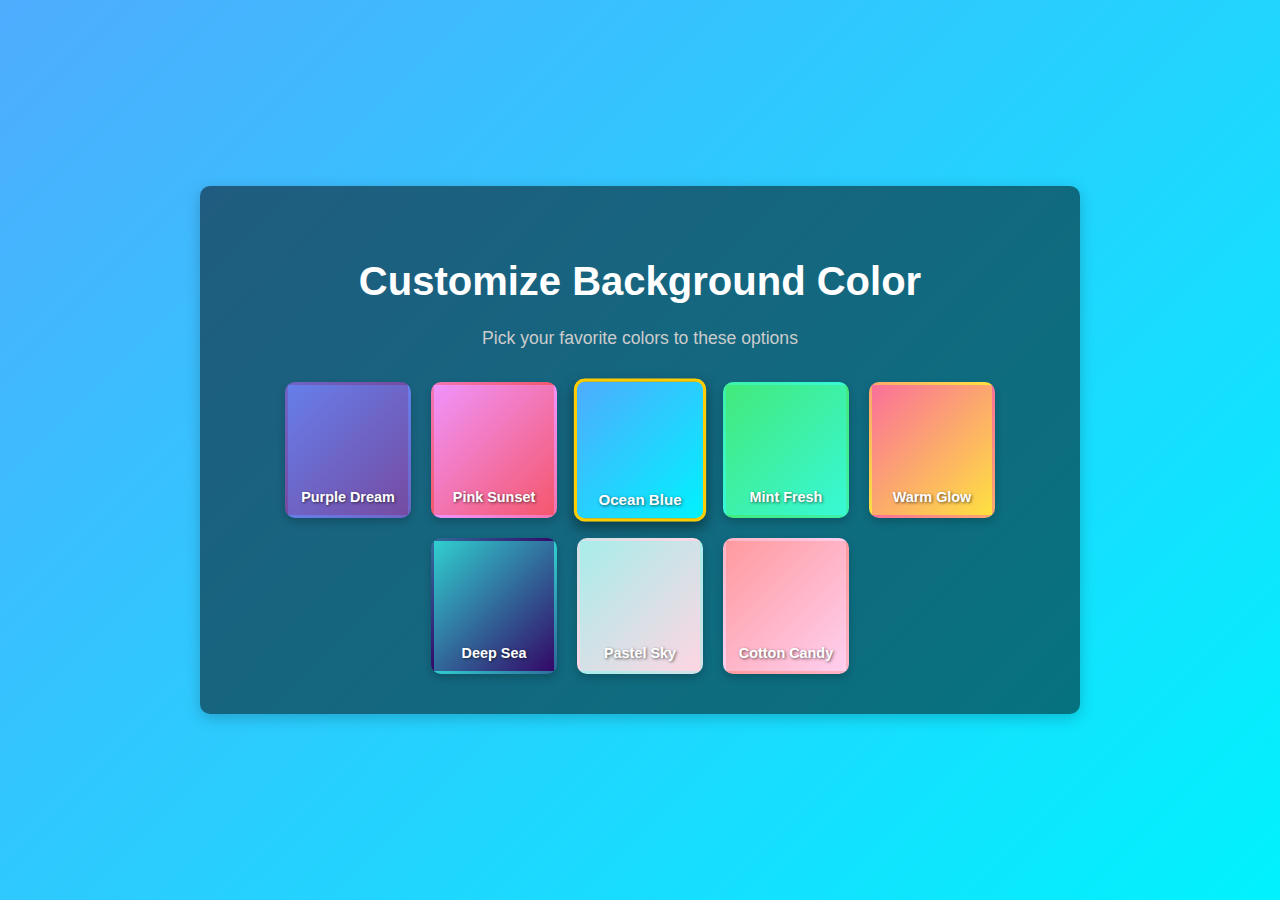
<file: colorcustomization.html>
<!DOCTYPE html>
<html lang="en">
<head>
    <meta charset="UTF-8">
    <meta name="viewport" content="width=device-width, initial-scale=1.0">
    <title>Background Color</title>
    <style>
        
        body {
            font-family: Arial, sans-serif;
            margin: 0;
            padding: 0;
            display: flex;
            flex-direction: column;
            align-items: center;
            justify-content: center;
            min-height: 100vh; 
            background: linear-gradient(135deg, #4facfe 0%, #00f2fe 100%); 
            transition: background 0.8s ease; 
            color: #fff; 
        }

        #customize {
            text-align: center;
            padding: 40px;
            border-radius: 10px;
            background-color: rgba(0, 0, 0, 0.5); 
            box-shadow: 0 4px 15px rgba(0, 0, 0, 0.2);
            max-width: 800px;
            margin: 20px;
        }

        h2 {
            font-size: 2.5em;
            margin-bottom: 20px;
            color: #fff;
        }

        p {
            font-size: 1.1em;
            line-height: 1.6;
            margin-bottom: 30px;
            color: #ccc;
        }

        .color-picker-container {
            display: flex;
            flex-wrap: wrap; 
            gap: 20px; 
            justify-content: center;
            margin-top: 30px;
        }

        .color-option {
            width: 120px; 
            height: 120px; 
            border-radius: 10px;
            cursor: pointer;
            display: flex;
            align-items: flex-end; 
            justify-content: center;
            padding-bottom: 10px; 
            box-shadow: 0 4px 8px rgba(0, 0, 0, 0.2);
            transition: transform 0.2s ease, box-shadow 0.2s ease, border 0.2s ease;
            position: relative; 
            border: 3px solid transparent; 
        }

        .color-option:hover {
            transform: translateY(-5px);
            box-shadow: 0 8px 16px rgba(0, 0, 0, 0.3);
        }

        .color-option.selected {
            border: 3px solid #ffcc00; 
            transform: scale(1.05); 
            box-shadow: 0 6px 12px rgba(0, 0, 0, 0.4);
        }

        .color-option span {
            color: #fff;
            font-weight: bold;
            text-shadow: 1px 1px 3px rgba(0, 0, 0, 0.6); 
            font-size: 0.9em;
        }

        
        @media (max-width: 768px) {
            .color-option {
                width: 100px;
                height: 100px;
            }
            .color-picker-container {
                gap: 15px;
            }
        }

        @media (max-width: 480px) {
            h2 {
                font-size: 2em;
            }
            .color-option {
                width: 80px;
                height: 80px;
            }
            .color-picker-container {
                gap: 10px;
            }
            #customize {
                padding: 20px;
            }
        }
    </style>
</head>
<body>

    <section id="customize">
        <h2>Customize Background Color</h2>
        <p style="margin-bottom: 30px;">
            Pick your favorite colors to these options
        </p>
        <div class="color-picker-container">
            <div class="color-option" data-gradient="linear-gradient(135deg, #667eea 0%, #764ba2 100%)" style="background: linear-gradient(135deg, #667eea 0%, #764ba2 100%);">
                <span>Purple Dream</span>
            </div>
            <div class="color-option" data-gradient="linear-gradient(135deg, #f093fb 0%, #f5576c 100%)" style="background: linear-gradient(135deg, #f093fb 0%, #f5576c 100%);">
                <span>Pink Sunset</span>
            </div>
            <div class="color-option" data-gradient="linear-gradient(135deg, #4facfe 0%, #00f2fe 100%)" style="background: linear-gradient(135deg, #4facfe 0%, #00f2fe 100%);">
                <span>Ocean Blue</span>
            </div>
            <div class="color-option" data-gradient="linear-gradient(135deg, #43e97b 0%, #38f9d7 100%)" style="background: linear-gradient(135deg, #43e97b 0%, #38f9d7 100%);">
                <span>Mint Fresh</span>
            </div>
            <div class="color-option" data-gradient="linear-gradient(135deg, #fa709a 0%, #fee140 100%)" style="background: linear-gradient(135deg, #fa709a 0%, #fee140 100%);">
                <span>Warm Glow</span>
            </div>
            <div class="color-option" data-gradient="linear-gradient(135deg, #30cfd0 0%, #330867 100%)" style="background: linear-gradient(135deg, #30cfd0 0%, #330867 100%);">
                <span>Deep Sea</span>
            </div>
            <div class="color-option" data-gradient="linear-gradient(135deg, #a8edea 0%, #fed6e3 100%)" style="background: linear-gradient(135deg, #a8edea 0%, #fed6e3 100%);">
                <span>Pastel Sky</span>
            </div>
            <div class="color-option" data-gradient="linear-gradient(135deg, #ff9a9e 0%, #fecfef 100%)" style="background: linear-gradient(135deg, #ff9a9e 0%, #fecfef 100%);">
                <span>Cotton Candy</span>
            </div>
        </div>
    </section>

    <script>
        document.addEventListener('DOMContentLoaded', () => {
            const colorOptions = document.querySelectorAll('.color-option');
            const body = document.body;

            
            function applyColor(gradient) {
                body.style.background = gradient;
                localStorage.setItem('selectedGradient', gradient);
            }

            
            const savedGradient = localStorage.getItem('selectedGradient');
            if (savedGradient) {
                applyColor(savedGradient);
                
                colorOptions.forEach(option => {
                    option.classList.remove('selected');
                    if (option.getAttribute('data-gradient') === savedGradient) {
                        option.classList.add('selected');
                    }
                });
            } else {
                
                const defaultGradient = "linear-gradient(135deg, #4facfe 0%, #00f2fe 100%)";
                applyColor(defaultGradient);
                document.querySelector('.color-option[data-gradient="'+defaultGradient+'"]').classList.add('selected');
            }


            colorOptions.forEach(option => {
                option.addEventListener('click', function() {
                    const gradient = this.getAttribute('data-gradient');
                    
                    applyColor(gradient); 
                    
                    
                    colorOptions.forEach(opt => opt.classList.remove('selected'));
                    
                    
                    this.classList.add('selected');
                });
            });
        });
    </script>

</body>
</html>
</file>
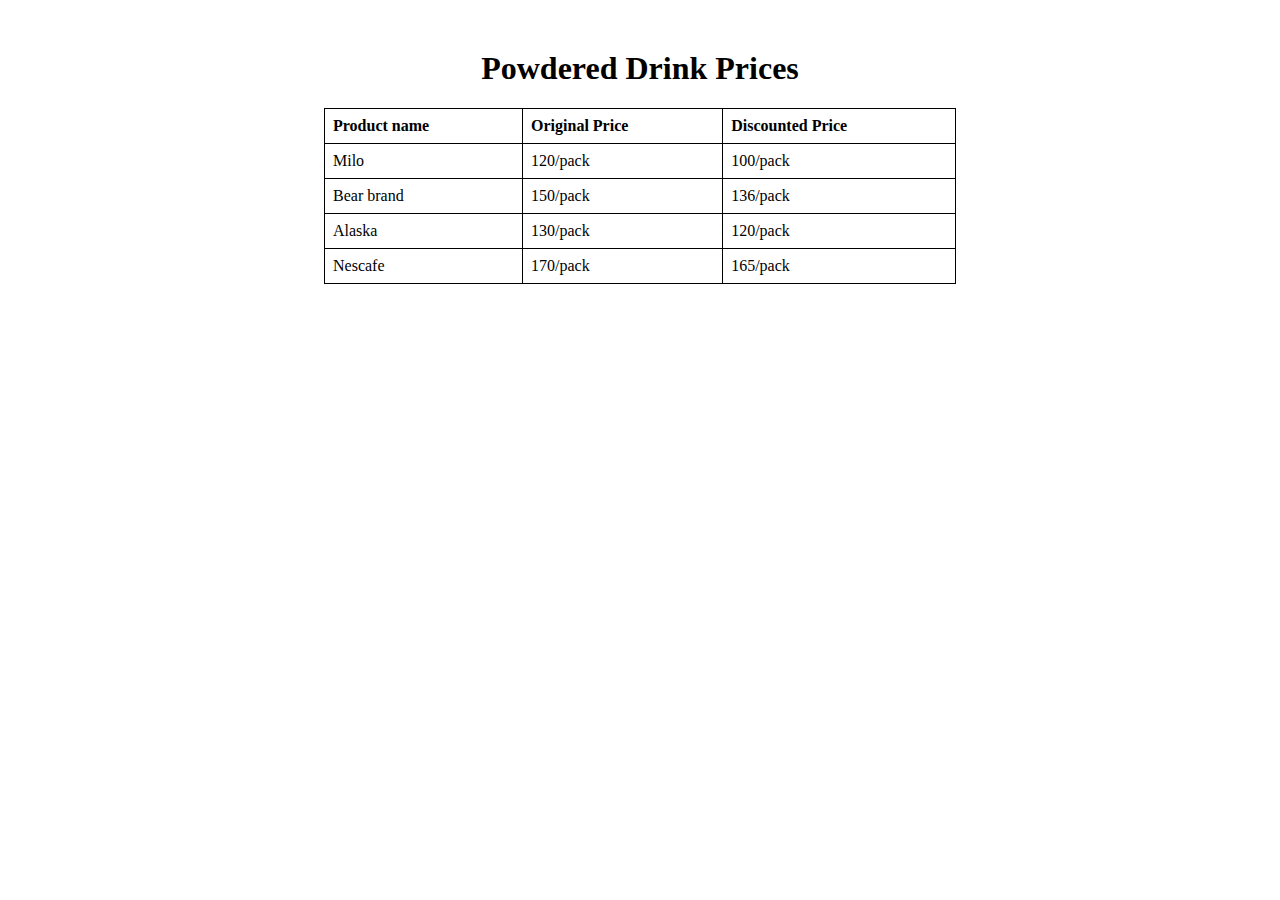
<file: randomtable.html>
<!DOCTYPE html>
<html lang="en">
<head>
    <meta charset="UTF-8">
    <meta name="viewport" content="width=device-width, initial-scale=1.0">
    <title>Data Table</title>
    <style>
        
        body {
            text-align: center; 
            margin-top: 50px; 
        }
        
       
        table {
            width: 50%;
            margin-left: auto; 
            margin-right: auto; 
            border: 1px solid black;
            border-collapse: collapse;
        }

        th, td {
            border: 1px solid black;
            padding: 8px;
            text-align: left;
        }

        
    </style>
</head>
<body>
    <h1>Powdered Drink Prices</h1>

    <table>
        <thead>
            <tr>
                <th>Product name</th>
                <th>Original Price</th>
                <th>Discounted Price</th>
            </tr>
        </thead>
        <tbody>
            <tr>
                <td>Milo</td>
                <td>120/pack</td>
                <td>100/pack</td>
            </tr>
            <tr>
                <td>Bear brand</td>
                <td>150/pack</td>
                <td>136/pack</td>
            </tr>
            <tr>
                <td>Alaska</td>
                <td>130/pack</td>
                <td>120/pack</td>
            </tr>
            <tr>
                <td>Nescafe</td>
                <td>170/pack</td>
                <td>165/pack</td>
            </tr>
        </tbody>
    </table>
</body>
</html>
</file>
